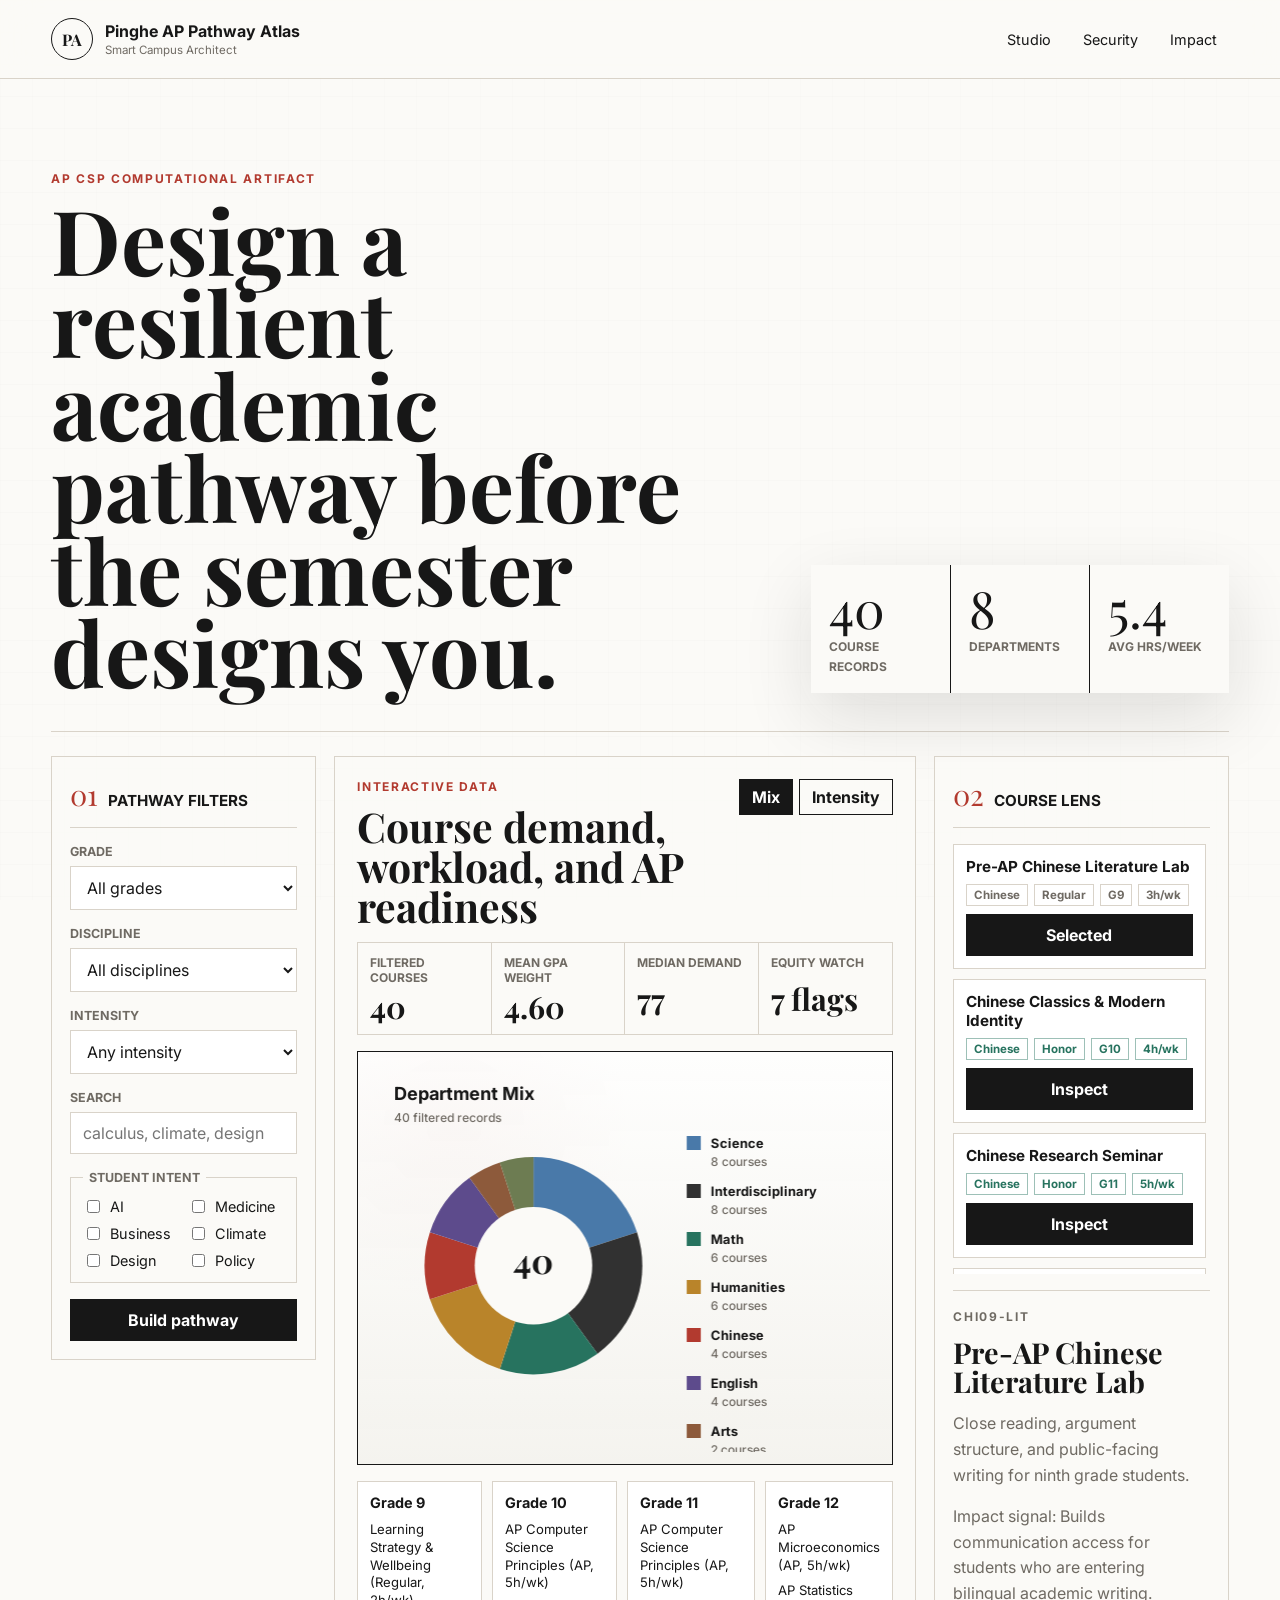
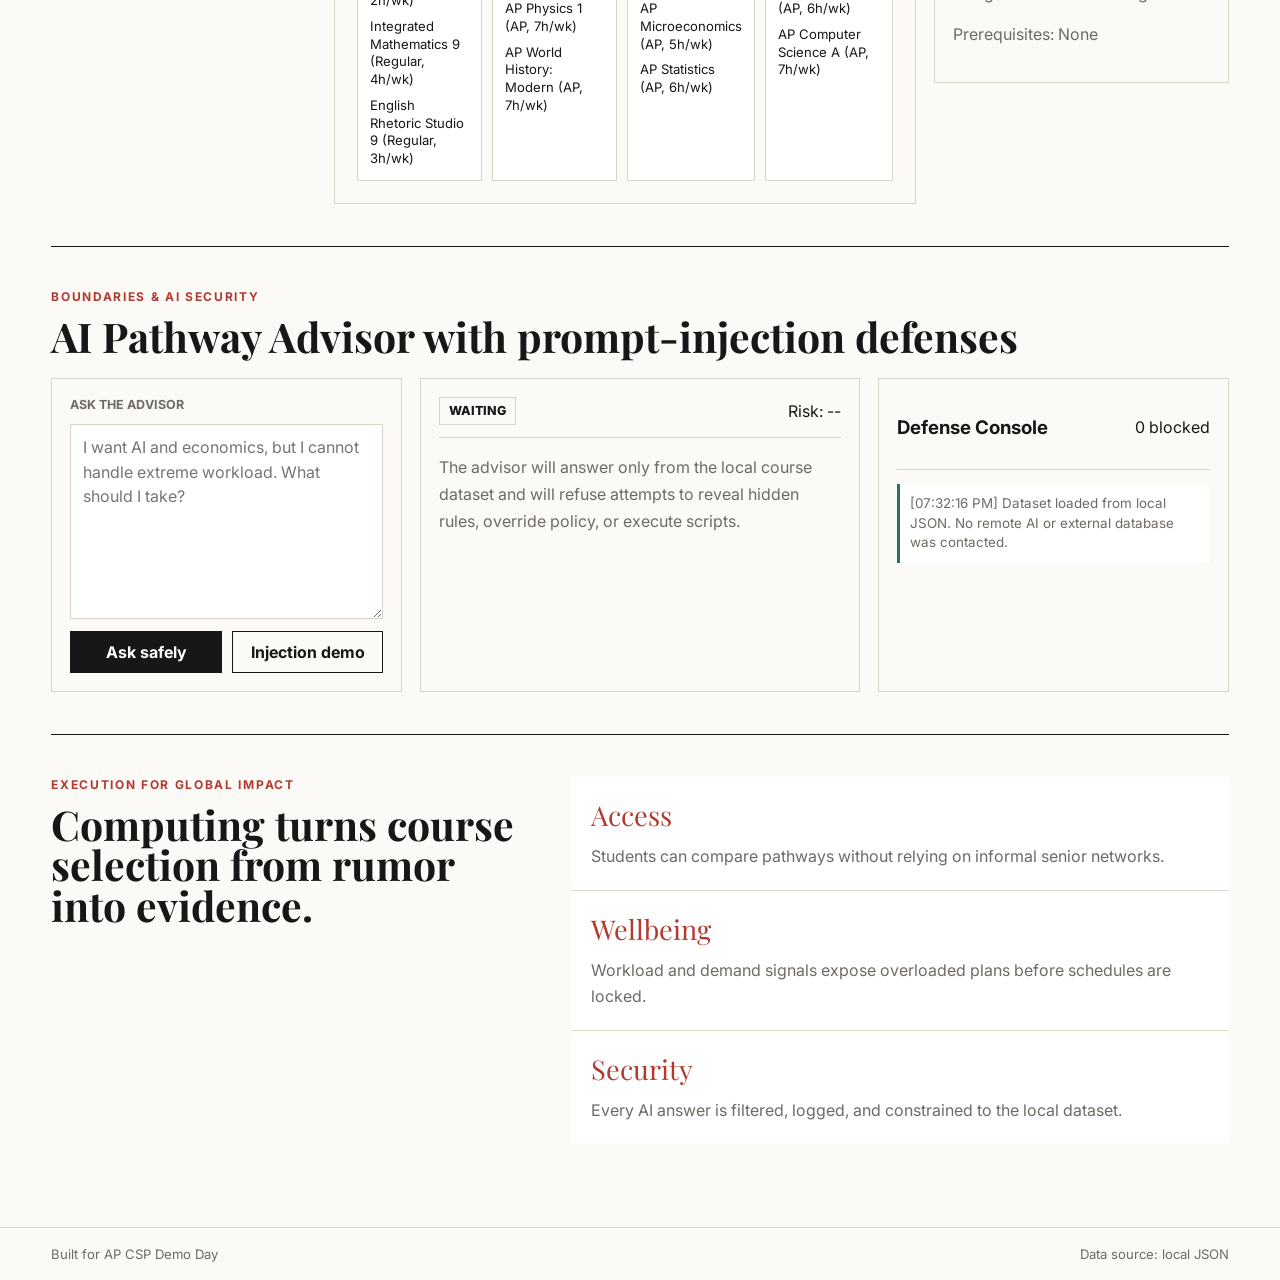
<file: index.html>
<!DOCTYPE html>
<html lang="en">
<head>
  <meta charset="UTF-8">
  <meta name="viewport" content="width=device-width, initial-scale=1.0">
  <title>Pinghe AP Pathway Atlas</title>
  <link rel="preconnect" href="https://fonts.googleapis.com">
  <link rel="preconnect" href="https://fonts.gstatic.com" crossorigin>
  <link href="https://fonts.googleapis.com/css2?family=Inter:wght@400;500;600;700&family=Noto+Sans+SC:wght@400;600;700&family=Playfair+Display:wght@600;700&display=swap" rel="stylesheet">
  <link rel="stylesheet" href="styles.css">
</head>
<body>
  <div class="grain" aria-hidden="true"></div>

  <header class="topbar">
    <a class="brand" href="#studio" aria-label="Pinghe AP Pathway Atlas home">
      <span class="brand-mark">PA</span>
      <span>
        <strong>Pinghe AP Pathway Atlas</strong>
        <small>Smart Campus Architect</small>
      </span>
    </a>
    <nav class="nav-links" aria-label="Primary">
      <a href="#studio">Studio</a>
      <a href="#security">Security</a>
      <a href="#impact">Impact</a>
    </nav>
  </header>

  <main>
    <section class="editorial-hero" id="studio">
      <div class="hero-copy">
        <p class="eyebrow">AP CSP Computational Artifact</p>
        <h1>Design a resilient academic pathway before the semester designs you.</h1>
      </div>
      <div class="hero-metrics" aria-label="Project metrics">
        <div>
          <span id="metricRecords">--</span>
          <small>course records</small>
        </div>
        <div>
          <span id="metricDepartments">--</span>
          <small>departments</small>
        </div>
        <div>
          <span id="metricAvgWorkload">--</span>
          <small>avg hrs/week</small>
        </div>
      </div>
    </section>

    <section class="workspace" aria-label="Interactive dashboard">
      <aside class="control-panel" aria-label="Pathway controls">
        <div class="panel-heading">
          <span>01</span>
          <h2>Pathway Filters</h2>
        </div>

        <label class="field">
          <span>Grade</span>
          <select id="gradeFilter">
            <option value="all">All grades</option>
            <option value="9">Grade 9</option>
            <option value="10">Grade 10</option>
            <option value="11">Grade 11</option>
            <option value="12">Grade 12</option>
          </select>
        </label>

        <label class="field">
          <span>Discipline</span>
          <select id="departmentFilter">
            <option value="all">All disciplines</option>
          </select>
        </label>

        <label class="field">
          <span>Intensity</span>
          <select id="intensityFilter">
            <option value="all">Any intensity</option>
            <option value="Low">Low</option>
            <option value="Medium">Medium</option>
            <option value="High">High</option>
            <option value="Extreme">Extreme</option>
          </select>
        </label>

        <label class="field">
          <span>Search</span>
          <input id="searchInput" type="search" placeholder="calculus, climate, design">
        </label>

        <fieldset class="interest-field">
          <legend>Student Intent</legend>
          <label><input type="checkbox" name="interest" value="ai"> AI</label>
          <label><input type="checkbox" name="interest" value="medicine"> Medicine</label>
          <label><input type="checkbox" name="interest" value="business"> Business</label>
          <label><input type="checkbox" name="interest" value="climate"> Climate</label>
          <label><input type="checkbox" name="interest" value="design"> Design</label>
          <label><input type="checkbox" name="interest" value="public-policy"> Policy</label>
        </fieldset>

        <button class="primary-action" id="buildPathwayBtn" type="button">Build pathway</button>
      </aside>

      <section class="visual-stage" aria-label="Data visualizations">
        <div class="stage-header">
          <div>
            <p class="eyebrow">Interactive Data</p>
            <h2>Course demand, workload, and AP readiness</h2>
          </div>
          <div class="view-toggle" role="group" aria-label="Chart view">
            <button class="toggle-btn is-active" data-chart="mix" type="button">Mix</button>
            <button class="toggle-btn" data-chart="intensity" type="button">Intensity</button>
          </div>
        </div>

        <div class="metric-strip">
          <div>
            <small>Filtered Courses</small>
            <strong id="filteredCount">--</strong>
          </div>
          <div>
            <small>Mean GPA Weight</small>
            <strong id="meanWeight">--</strong>
          </div>
          <div>
            <small>Median Demand</small>
            <strong id="medianDemand">--</strong>
          </div>
          <div>
            <small>Equity Watch</small>
            <strong id="equityWatch">--</strong>
          </div>
        </div>

        <div class="canvas-shell">
          <canvas id="courseChart" width="900" height="420" aria-label="Course visualization"></canvas>
        </div>

        <div class="pathway-grid" id="pathwayGrid" aria-live="polite"></div>
      </section>

      <aside class="insight-panel" aria-label="Course insights">
        <div class="panel-heading">
          <span>02</span>
          <h2>Course Lens</h2>
        </div>
        <div id="courseList" class="course-list"></div>
        <article class="detail-panel" id="courseDetail">
          <p class="eyebrow">Selected Course</p>
          <h3>Choose a course</h3>
          <p>The detail lens will summarize prerequisites, workload, impact, and career alignment.</p>
        </article>
      </aside>
    </section>

    <section class="ai-lab" id="security" aria-label="AI security module">
      <div class="ai-copy">
        <p class="eyebrow">Boundaries & AI Security</p>
        <h2>AI Pathway Advisor with prompt-injection defenses</h2>
      </div>
      <div class="advisor-grid">
        <form class="advisor-box" id="advisorForm">
          <label for="advisorInput">Ask the advisor</label>
          <textarea id="advisorInput" rows="7" placeholder="I want AI and economics, but I cannot handle extreme workload. What should I take?"></textarea>
          <div class="advisor-actions">
            <button class="primary-action" type="submit">Ask safely</button>
            <button class="secondary-action" id="attackDemoBtn" type="button">Injection demo</button>
          </div>
        </form>

        <article class="response-box" aria-live="polite">
          <div class="response-header">
            <span id="advisorVerdict" class="verdict neutral">Waiting</span>
            <span id="advisorRisk">Risk: --</span>
          </div>
          <p id="advisorResponse">The advisor will answer only from the local course dataset and will refuse attempts to reveal hidden rules, override policy, or execute scripts.</p>
        </article>

        <article class="security-console">
          <div class="console-header">
            <h3>Defense Console</h3>
            <span id="blockedCount">0 blocked</span>
          </div>
          <ul id="securityLog"></ul>
        </article>
      </div>
    </section>

    <section class="impact-strip" id="impact" aria-label="Computing impact narrative">
      <div>
        <p class="eyebrow">Execution for Global Impact</p>
        <h2>Computing turns course selection from rumor into evidence.</h2>
      </div>
      <div class="impact-columns">
        <article>
          <span>Access</span>
          <p>Students can compare pathways without relying on informal senior networks.</p>
        </article>
        <article>
          <span>Wellbeing</span>
          <p>Workload and demand signals expose overloaded plans before schedules are locked.</p>
        </article>
        <article>
          <span>Security</span>
          <p>Every AI answer is filtered, logged, and constrained to the local dataset.</p>
        </article>
      </div>
    </section>
  </main>

  <footer class="footer">
    <span>Built for AP CSP Demo Day</span>
    <span>Data source: local JSON</span>
  </footer>

  <script src="app.js" defer></script>
</body>
</html>
</file>
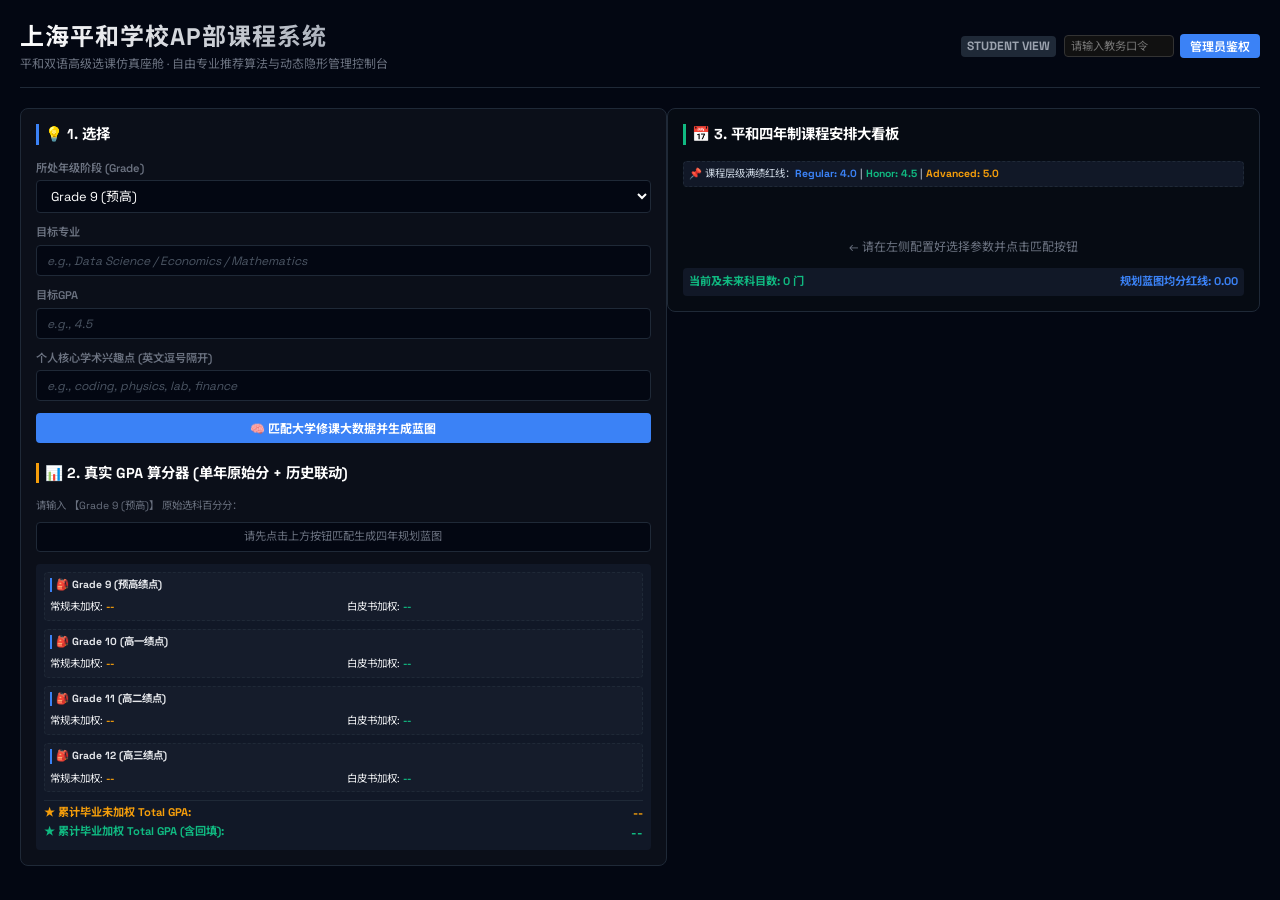
<file: 1.0.html>
<!DOCTYPE html>
<html lang="zh-CN">
<head>
    <meta charset="UTF-8">
    <meta name="viewport" content="width=device-width, initial-scale=1.0">
    <title>上海平和学校AP部课程系统 6.8 (美高4年制历史联动版)</title>
    <link href="https://fonts.googleapis.com/css2?family=Space+Grotesk:wght@400;600&family=Noto+Sans+SC:wght@400;700&display=swap" rel="stylesheet">
    <style>
        :root {
            --bg-base: #030712;      /* 深邃纯黑 */
            --bg-surface: #0b0f19;   /* 舱体冷灰 */
            --bg-card: #111827;      /* 面板灰 */
            --border: #1f2937;
            --primary: #3b82f6;      /* 极光蓝 */
            --accent: #f59e0b;       /* 琥珀金 */
            --success: #10b981;      /* 荧光绿 */
            --danger: #ef4444;       /* 警示红 */
            --text: #f3f4f6;
            --text-muted: #6b7280;
        }

        * { margin: 0; padding: 0; box-sizing: border-box; font-family: 'Space Grotesk', 'Noto Sans SC', sans-serif; }
        body { background-color: var(--bg-base); color: var(--text); padding: 20px; line-height: 1.4; }
        
        header { display: flex; justify-content: space-between; align-items: center; padding-bottom: 15px; border-bottom: 1px solid var(--border); margin-bottom: 20px; }
        .logo-box h1 { font-size: 1.5rem; font-weight: 700; background: linear-gradient(to right, #fff, #9ca3af); -webkit-background-clip: text; -webkit-text-fill-color: transparent; letter-spacing: 1px; }
        .logo-box p { font-size: 0.75rem; color: var(--text-muted); margin-top: 2px; }
        
        .auth-bar { display: flex; gap: 8px; align-items: center; font-size: 0.75rem; }
        .role-tag { padding: 2px 6px; border-radius: 4px; font-weight: bold; background: #1f2937; color: #9ca3af; }
        .role-tag.admin { background: rgba(245,158,11,0.15); color: var(--accent); border: 1px solid var(--accent); }

        /* 三栏宽网格布局 */
        .three-column-layout { display: grid; grid-template-columns: 1.2fr 1.1fr 0fr; gap: 0px; transition: all 0.3s cubic-bezier(0.4, 0, 0.2, 1); }
        .three-column-layout.admin-active { grid-template-columns: 1.2fr 1fr 1.2fr; gap: 15px; }

        .panel { background: var(--bg-surface); border: 1px solid var(--border); border-radius: 8px; padding: 15px; display: flex; flex-direction: column; gap: 12px; height: fit-content; }
        
        #adminMainPanel { display: none; opacity: 0; transition: opacity 0.3s ease; }
        .three-column-layout.admin-active #adminMainPanel { display: flex; opacity: 1; }

        .panel-title { font-size: 0.9rem; font-weight: 700; color: #fff; text-transform: uppercase; border-left: 3px solid var(--primary); padding-left: 6px; margin-bottom: 4px; }
        
        /* 表单与灰底字输入 */
        .form-item { display: flex; flex-direction: column; gap: 4px; }
        .form-item label { font-size: 0.7rem; color: var(--text-muted); font-weight: 600; }
        .form-item input, .form-item select, .form-item textarea { background: var(--bg-base); border: 1px solid var(--border); padding: 6px 10px; border-radius: 4px; color: #fff; font-size: 0.8rem; }
        .form-item input:focus, .form-item select:focus { border-color: var(--primary); outline: none; }
        
        .form-item input::placeholder { color: #4b5563; font-style: italic; font-size: 0.75rem; }

        .btn { padding: 6px 12px; border-radius: 4px; border: none; font-size: 0.75rem; font-weight: 600; cursor: pointer; transition: all 0.2s; text-align: center; }
        .btn-primary { background: var(--primary); color: #fff; }
        .btn-primary:hover { background: #2563eb; }
        .btn-accent { background: var(--accent); color: #000; }
        .btn-danger { background: rgba(239,68,68,0.1); color: var(--danger); border: 1px solid var(--danger); }
        .btn-danger:hover { background: var(--danger); color: #fff; }

        /* 课程看板 */
        .grade-section { background: var(--bg-card); border: 1px solid var(--border); border-radius: 6px; padding: 10px; margin-bottom: 10px; }
        .grade-header { font-size: 0.8rem; font-weight: 700; color: var(--primary); border-bottom: 1px solid var(--border); padding-bottom: 4px; margin-bottom: 6px; display: flex; justify-content: space-between; }
        .course-stack { display: flex; flex-direction: column; gap: 4px; }
        
        .course-node { background: var(--bg-base); border: 1px solid var(--border); padding: 6px 8px; border-radius: 4px; font-size: 0.75rem; display: flex; justify-content: space-between; align-items: center; cursor: pointer; }
        .course-node:hover { border-color: var(--primary); background: #0d1527; }
        
        .level-tag { font-size: 0.6rem; padding: 1px 4px; border-radius: 3px; font-weight: bold; margin-right: 4px; }
        .lvl-ap { background: rgba(59,130,246,0.15); color: #60a5fa; border: 1px solid var(--primary); }
        .lvl-hon { background: rgba(16,185,129,0.15); color: #34d399; border: 1px solid var(--success); }
        .lvl-reg { background: rgba(107,114,128,0.15); color: #9ca3af; border: 1px solid var(--text-muted); }

        /* 后台微型表格 */
        .table-container { max-height: 180px; overflow-y: auto; border: 1px solid var(--border); border-radius: 4px; margin-bottom: 5px; }
        table { width: 100%; border-collapse: collapse; font-size: 0.7rem; text-align: left; }
        th, td { padding: 5px; border-bottom: 1px solid var(--border); }
        th { background: var(--bg-card); color: var(--text-muted); position: sticky; top: 0; z-index: 10; }

        /* 算分面板行排版 */
        .score-row { display: grid; grid-template-columns: 1.5fr 1fr 1fr; gap: 6px; align-items: center; font-size: 0.7rem; padding: 5px 0; border-bottom: 1px solid #1f2937; }
        .score-input { width: 100%; background: #000; border: 1px solid var(--border); color: #fff; padding: 3px; text-align: center; font-size: 0.7rem; border-radius: 3px; }

        /* 历史GPA回填面板 */
        .history-gpa-box { background: rgba(59, 130, 246, 0.05); border: 1px dashed var(--primary); padding: 8px; border-radius: 6px; margin-bottom: 8px; }
        .history-grid-row { display: grid; grid-template-columns: 1.2fr 1fr 1fr; gap: 6px; margin-top: 5px; align-items: center; }
        .history-input { background: #000; border: 1px solid var(--border); color: #fff; padding: 3px 5px; font-size: 0.7rem; text-align: center; border-radius: 4px; width: 100%; }

        /* 模态弹窗 */
        .modal-mask { display: none; position: fixed; top: 0; left: 0; width: 100%; height: 100%; background: rgba(0,0,0,0.85); backdrop-filter: blur(3px); justify-content: center; align-items: center; z-index: 999; }
        .modal-box { background: var(--bg-surface); border: 1px solid #374151; padding: 20px; border-radius: 8px; max-width: 500px; width: 90%; }
        .alternative-list { display: flex; flex-direction: column; gap: 6px; max-height: 200px; overflow-y: auto; margin-top: 10px; }
        .alt-item { background: var(--bg-card); border: 1px solid var(--border); padding: 8px; border-radius: 4px; display: flex; justify-content: space-between; align-items: center; font-size: 0.75rem; }

        /* 教务筛选控制条 */
        .filter-bar-container { background: var(--bg-card); border: 1px solid var(--primary); padding: 8px; border-radius: 6px; display: flex; flex-direction: column; gap: 6px; margin-bottom: 5px; }
        .filter-grid { display: grid; grid-template-columns: 1fr 1fr; gap: 4px; }
        .filter-input-cell { background: var(--bg-base); border: 1px solid var(--border); color: #fff; font-size: 0.65rem; padding: 3px 6px; border-radius: 4px; width: 100%; }

        /* 分年级 GPA 看板微章样式 */
        .gpa-badge-row { display: grid; grid-template-columns: 1fr 1fr; gap: 8px; background: rgba(255,255,255,0.02); padding: 5px; border-radius: 4px; font-size: 0.65rem; border: 1px dashed #1f2937; margin-bottom: 3px; }
        .badge-year-title { grid-column: span 2; font-weight: bold; border-left: 2px solid var(--primary); padding-left: 4px; color: #e5e7eb; }
    </style>
</head>
<body>

<header>
    <div class="logo-box">
        <h1>上海平和学校AP部课程系统</h1>
        <p>平和双语高级选课仿真座舱 · 自由专业推荐算法与动态隐形管理控制台</p>
    </div>
    <div class="auth-bar" id="authZone">
        <span class="role-tag" id="roleBadge">STUDENT VIEW</span>
        <div id="loginFormElements" style="display: inline-flex; gap:6px; align-items:center;">
            <input type="password" id="admPwd" placeholder="请输入教务口令" style="width:110px; background:#111; border:1px solid #333; color:#fff; padding:3px 6px; font-size:0.7rem; border-radius:4px;">
            <button class="btn btn-primary" style="padding:3px 10px;" onclick="tryAdminLogin()">管理员鉴权</button>
        </div>
        <div id="logoutFormElements" style="display: none; gap:6px; align-items:center;">
            <button class="btn btn-accent" style="padding:3px 8px; font-size:0.7rem;" onclick="openPasswordModal()">🔐 修改密码</button>
            <button class="btn btn-danger" style="padding:3px 8px; font-size:0.7rem;" onclick="adminLogout()">登出后台</button>
        </div>
    </div>
</header>

<div class="three-column-layout" id="mainLayoutGrid">
    
    <div class="panel">
        <div class="panel-title">💡 1. 选择</div>
        <div class="form-item">
            <label>所处年级阶段 (Grade)</label>
            <select id="studentGrade" onchange="handleGradeChangeRefresh()">
                <option value="9">Grade 9 (预高)</option>
                <option value="10">Grade 10 (高一)</option>
                <option value="11">Grade 11 (高二)</option>
                <option value="12">Grade 12 (高三)</option>
            </select>
        </div>
        
        <div class="form-item">
            <label>目标专业</label>
            <input type="text" id="targetMajor" value="" placeholder="e.g., Data Science / Economics / Mathematics">
        </div>
        <div class="form-item">
            <label>目标GPA</label>
            <input type="number" id="gpaGoal" step="0.1" min="3.0" max="5.0" value="" placeholder="e.g., 4.5">
        </div>
        
        <div class="form-item">
            <label>个人核心学术兴趣点 (英文逗号隔开)</label>
            <input type="text" id="userKeywords" placeholder="e.g., coding, physics, lab, finance">
        </div>
        <button class="btn btn-primary" style="width: 100%; font-weight:bold;" onclick="triggerAiEngine()">🧠 匹配大学修课大数据并生成蓝图</button>

        <div class="panel-title" style="margin-top: 8px; border-left-color: var(--accent);">📊 2. 真实 GPA 算分器 (单年原始分 + 历史联动)</div>
        
        <div id="historyGpaPanel" class="history-gpa-box" style="display: none;">
            <div style="font-size: 0.7rem; font-weight: bold; color: var(--accent);">⏳ 选填：往届学年历史已获 GPA 回填箱</div>
            <div id="historyInputsContainer"></div>
        </div>

        <p style="font-size:0.65rem; color:var(--text-muted); margin-bottom:-4px;" id="scoreSectionTitle">请输入当前年级原始百分分：</p>
        
        <div id="realScoreContainer" style="max-height: 160px; overflow-y:auto; background:var(--bg-base); padding:6px; border-radius:4px; border:1px solid var(--border);">
            <p style="font-size:0.7rem; color:var(--text-muted); text-align:center;">请先点击上方按钮匹配生成四年规划蓝图</p>
        </div>
        
        <div style="background:var(--bg-card); padding:8px; border-radius:4px; display:flex; flex-direction:column; gap:5px;">
            
            <div class="gpa-badge-row">
                <div class="badge-year-title">🎒 Grade 9 (预高绩点)</div>
                <div>常规未加权: <span id="g9Unweighted" style="color:var(--accent); font-weight:bold;">--</span></div>
                <div>白皮书加权: <span id="g9Weighted" style="color:var(--success); font-weight:bold;">--</span></div>
            </div>

            <div class="gpa-badge-row">
                <div class="badge-year-title">🎒 Grade 10 (高一绩点)</div>
                <div>常规未加权: <span id="g10Unweighted" style="color:var(--accent); font-weight:bold;">--</span></div>
                <div>白皮书加权: <span id="g10Weighted" style="color:var(--success); font-weight:bold;">--</span></div>
            </div>

            <div class="gpa-badge-row">
                <div class="badge-year-title">🎒 Grade 11 (高二绩点)</div>
                <div>常规未加权: <span id="g11Unweighted" style="color:var(--accent); font-weight:bold;">--</span></div>
                <div>白皮书加权: <span id="g11Weighted" style="color:var(--success); font-weight:bold;">--</span></div>
            </div>

            <div class="gpa-badge-row">
                <div class="badge-year-title">🎒 Grade 12 (高三绩点)</div>
                <div>常规未加权: <span id="g12Unweighted" style="color:var(--accent); font-weight:bold;">--</span></div>
                <div>白皮书加权: <span id="g12Weighted" style="color:var(--success); font-weight:bold;">--</span></div>
            </div>

            <div style="border-top: 1px solid var(--border); padding-top:4px; display:flex; flex-direction:column; gap:2px; font-size:0.7rem; font-weight:bold;">
                <div style="display:flex; justify-content:space-between; color: var(--accent);">
                    <span>★ 累计毕业未加权 Total GPA:</span>
                    <span id="outUnweightedTotal" style="font-size:0.75rem;">--</span>
                </div>
                <div style="display:flex; justify-content:space-between; color: var(--success);">
                    <span>★ 累计毕业加权 Total GPA (含回填):</span>
                    <span id="outWeightedTotal" style="font-size:0.8rem;">--</span>
                </div>
            </div>
        </div>
    </div>

    <div class="panel" style="background: #060b13;">
        <div class="panel-title" style="border-left-color: var(--success);">📅 3. 平和四年制课程安排大看板</div>
        <div style="background:var(--bg-card); padding:5px; border-radius:4px; font-size:0.65rem; color:#cbd5e1; border:1px dashed var(--border); line-height: 1.4;">
            📌 课程层级满绩红线：<span style="color:var(--primary); font-weight:bold;">Regular: 4.0</span> | <span style="color:var(--success); font-weight:bold;">Honor: 4.5</span> | <span style="color:var(--accent); font-weight:bold;">Advanced: 5.0</span>
        </div>
        
        <div id="blueprintDashboard" style="flex:1; display:flex; flex-direction:column; gap:8px;">
            <p style="font-size:0.75rem; color:var(--text-muted); text-align:center; margin-top:40px;">← 请在左侧配置好选择参数并点击匹配按钮</p>
        </div>
        
        <div style="background:var(--bg-card); padding:6px; border-radius:4px; display:flex; justify-content:space-between; font-size:0.7rem; font-weight:bold;">
            <span style="color:var(--success);">当前及未来科目数: <span id="creditIndicator">0</span> 门</span>
            <span style="color:var(--primary);">规划蓝图均分红线: <span id="avgWeightIndicator">0.00</span></span>
        </div>
    </div>

    <div class="panel" id="adminMainPanel">
        <div class="panel-title" style="border-left-color: var(--accent);">🛠️ 4. 平和教务处核心控制台</div>
        
        <div style="background:rgba(245,158,11,0.05); padding:6px; border-radius:6px; border:1px solid rgba(245,158,11,0.3);">
            <div style="font-size:0.75rem; font-weight:bold; color:var(--accent); margin-bottom:4px;">⚙️ 动态重塑：百分比分值矩阵划分</div>
            <div class="table-container" style="max-height: 90px; margin-bottom: 3px;">
                <table>
                    <thead><tr><th>等级</th><th>最低红线分数</th><th>基准绩点</th></tr></thead>
                    <tbody id="gpaMatrixAdminBody"></tbody>
                </table>
            </div>
            <button class="btn btn-accent" style="width:100%; font-size:0.65rem; padding:2px;" onclick="saveGpaMatrixSettings()">💾 保存并应用新 GPA 映射算法</button>
        </div>

        <div style="background:var(--bg-card); padding:5px; border-radius:6px; border:1px solid var(--border); display:flex; flex-direction:column; gap:4px;">
            <div style="font-size:0.75rem; font-weight:bold; color:#fff;" id="adminFormTitle">📢 投放/修改平和科目教学大纲</div>
            <div style="display:grid; grid-template-columns: 1fr 1fr; gap:4px;">
                <input type="text" id="cId" placeholder="课程代码" style="font-size:0.7rem; padding:3px;">
                <input type="text" id="cName" placeholder="标准课程名称" style="font-size:0.7rem; padding:3px;">
            </div>
            <div style="display:grid; grid-template-columns: 1fr 1fr 1fr; gap:4px;">
                <select id="cDept" style="font-size:0.7rem; padding:3px;">
                    <option value="Chinese">语文组</option><option value="English">英语组</option>
                    <option value="Math">数学组</option><option value="Physics">物理组</option>
                    <option value="Chemistry">化学组</option><option value="Biology">生物组</option>
                    <option value="Humanities">人文组</option><option value="Elective_One">选修一</option>
                    <option value="Elective_Two">选修二</option>
                </select>
                <select id="cType" onchange="syncWeightBonus()" style="font-size:0.7rem; padding:3px;">
                    <option value="Advance">AP级</option><option value="Honor">荣誉级</option><option value="Regular">基础级</option>
                </select>
                <input type="number" id="cWeight" step="0.1" value="5.0" style="font-size:0.7rem; padding:3px;">
            </div>
            <div style="display:grid; grid-template-columns: 1fr 1fr; gap:4px;">
                <input type="text" id="cGrades" value="9,10,11,12" style="font-size:0.7rem; padding:3px;">
                <input type="text" id="cPrereq" placeholder="前置依赖(选填)" style="font-size:0.7rem; padding:3px;">
            </div>
            <textarea id="cDesc" rows="1" placeholder="教学大纲核心描述..." style="font-size:0.7rem; padding:3px;"></textarea>
            <div style="display:flex; gap:4px;">
                <button class="btn btn-primary" style="flex:1; padding:3px;" onclick="submitCourseToDatabase()">🚀 发布/覆盖更新</button>
                <button class="btn btn-danger" id="btnCancelEdit" style="display:none; padding:3px;" onclick="cancelAdminEditState()">取消</button>
            </div>
        </div>

        <div class="filter-bar-container">
            <div style="font-size:0.75rem; font-weight:bold; color:var(--success); display:flex; justify-content:space-between; align-items:center;">
                <span>🔍 课程搜索</span>
                <span style="font-size:0.6rem; color:var(--text-muted);" id="filterCountIndicator">匹配中...</span>
            </div>
            <div class="filter-grid">
                <select id="filterDept" class="filter-input-cell" onchange="refreshAdminViewTable()">
                    <option value="ALL">-- 全部教研组 --</option>
                    <option value="Chinese">语文组</option><option value="English">英语组</option>
                    <option value="Math">数学组</option><option value="Physics">物理组</option>
                    <option value="Chemistry">化学组</option><option value="Biology">生物组</option>
                    <option value="Humanities">人文组</option><option value="Elective_One">选修一</option>
                    <option value="Elective_Two">选修二</option>
                </select>
                <select id="filterGrade" class="filter-input-cell" onchange="refreshAdminViewTable()">
                    <option value="ALL">-- 全部年级 --</option>
                    <option value="9">Grade 9 (预高)</option>
                    <option value="10">Grade 10 (高一)</option>
                    <option value="11">Grade 11 (高二)</option>
                    <option value="12">Grade 12 (高三)</option>
                </select>
            </div>
            <div class="filter-grid">
                <input type="text" id="filterId" class="filter-input-cell" placeholder="模糊搜索代码 (如: MATH)..." oninput="refreshAdminViewTable()">
                <input type="text" id="filterName" class="filter-input-cell" placeholder="模糊搜索名称 (如: Calculus)..." oninput="refreshAdminViewTable()">
            </div>
        </div>

        <div style="font-size:0.75rem; font-weight:bold; margin-top:2px;">📊 筛选大纲数据库结果：</div>
        <div class="table-container" style="max-height: 120px;">
            <table id="adminTable">
                <thead><tr><th>代码ID</th><th>课程名称</th><th>年级</th><th>操作</th></tr></thead>
                <tbody></tbody>
            </table>
        </div>
        <button class="btn btn-danger" style="width:100%; font-size:0.65rem; padding:3px;" onclick="resetToOfficialDatabase()">恢复平和白皮书出厂设置</button>
    </div>

</div>

<div class="modal-mask" id="exchangeModal">
    <div class="modal-box">
        <h3 id="modalTitle" style="color:var(--primary); font-size:0.95rem;">课程详情与级别调整中心</h3>
        <div style="background:var(--bg-base); padding:10px; border-radius:4px; font-size:0.75rem; margin:10px 0; color:#cbd5e1; border:1px solid var(--border);" id="modalBodyText"></div>
        <div style="font-size:0.75rem; font-weight:bold; color:var(--accent); margin-bottom:6px;">🔄 分班考/真实选择调整：</div>
        <div class="alternative-list" id="modalAlternatives"></div>
        <div style="display:flex; justify-content:flex-end; margin-top:12px;">
            <button class="btn btn-danger" onclick="closeModal()">关闭返回控制舱</button>
        </div>
    </div>
</div>

<div class="modal-mask" id="passwordModal">
    <div class="modal-box" style="max-width: 350px;">
        <h3 style="color:var(--accent); font-size:0.95rem; margin-bottom:12px;">🔐 修改教务控制密钥</h3>
        <div style="display:flex; flex-direction:column; gap:10px;">
            <div class="form-item"><label>原密码</label><input type="password" id="pwdOld"></div>
            <div class="form-item"><label>新密码</label><input type="password" id="pwdNew1"></div>
            <div class="form-item"><label>确认新密码</label><input type="password" id="pwdNew2"></div>
        </div>
        <div style="display:flex; justify-content:flex-end; gap:8px; margin-top:15px;">
            <button class="btn btn-primary" onclick="executePasswordChange()">确认更新</button>
            <button class="btn btn-danger" onclick="closePasswordModal()">取消</button>
        </div>
    </div>
</div>

<script>
// =====================================================================
// DATA & CORES
// =====================================================================
const DEFAULT_GPA_MATRIX = [
    { grade: "A",  minScore: 93, unweightedGpa: 4.0 },
    { grade: "A-", minScore: 89, unweightedGpa: 3.7 },
    { grade: "B+", minScore: 85, unweightedGpa: 3.3 },
    { grade: "B",  minScore: 81, unweightedGpa: 3.0 },
    { grade: "B-", minScore: 78, unweightedGpa: 2.7 },
    { grade: "C+", minScore: 75, unweightedGpa: 2.3 },
    { grade: "C",  minScore: 71, unweightedGpa: 2.0 },
    { grade: "C-", minScore: 68, unweightedGpa: 1.7 },
    { grade: "D+", minScore: 65, unweightedGpa: 1.3 },
    { grade: "D",  minScore: 60, unweightedGpa: 1.0 },
    { grade: "F",  minScore: 0,  unweightedGpa: 0.0 }
];

const METADATA_BASE = [
    {id: "CHI09", name: "Pre-AP Chinese Literature 9", dept: "Chinese", type: "Regular", weight: 4.0, credit: 1.0, grades: [9], prereqs: [], desc: "Introductory essay writing and analysis."},
    {id: "ENG09", name: "English Foundation 9", dept: "English", type: "Regular", weight: 4.0, credit: 1.0, grades: [9], prereqs: [], desc: "Core grammar, vocabulary building and reading."},
    {id: "MATH09", name: "Integrated Math 9", dept: "Math", type: "Regular", weight: 4.0, credit: 1.0, grades: [9], prereqs: [], desc: "Algebra fundamentals and introductory geometry."},
    {id: "PHYS09", name: "Introductory Physics 9", dept: "Physics", type: "Regular", weight: 4.0, credit: 1.0, grades: [9], prereqs: [], desc: "Conceptual physics and basic lab guidelines."},
    {id: "CHEM09", name: "Introductory Chemistry 9", dept: "Chemistry", type: "Regular", weight: 4.0, credit: 1.0, grades: [9], prereqs: [], desc: "Basic elements and elemental bonding layout."},
    {id: "BIO09", name: "Introductory Biology 9", dept: "Biology", type: "Regular", weight: 4.0, credit: 1.0, grades: [9], prereqs: [], desc: "Introduction to life sciences and ecology."},
    {id: "HIST09", name: "Global Studies 9", dept: "Humanities", type: "Regular", weight: 4.0, credit: 1.0, grades: [9], prereqs: [], desc: "Foundational regional and world geography overview."},
    {id: "ELC09_CS", name: "Intro to Coding 9", dept: "Elective_One", type: "Regular", weight: 4.0, credit: 1.0, grades: [9], prereqs: [], desc: "Scratch and introductory logic structures."},
    {id: "ELC09_EC", name: "Business Basics 9", dept: "Elective_Two", type: "Regular", weight: 4.0, credit: 1.0, grades: [9], prereqs: [], desc: "Basic economic systems and enterprise definitions."},

    {id: "CHI10", name: "Chinese Literature 10", dept: "Chinese", type: "Honor", weight: 4.5, credit: 1.0, grades: [10], prereqs: [], desc: "Focuses on classical Chinese ancient sense."},
    {id: "CHI11", name: "Chinese Literature 11", dept: "Chinese", type: "Honor", weight: 4.5, credit: 1.0, grades: [11], prereqs: ["CHI10"], desc: "Axial Age philosophy readings."},
    {id: "CHI12", name: "Chinese Literature 12", dept: "Chinese", type: "Honor", weight: 4.5, credit: 1.0, grades: [12], prereqs: ["CHI11"], desc: "Advanced textual dissertation analysis."},
    {id: "ENG_HON10", name: "Pre-AP English Language (Honor)", dept: "English", type: "Honor", weight: 4.5, credit: 1.0, grades: [10], prereqs: [], desc: "Intensive training on rhetorical analysis."},
    {id: "ENG_AP11", name: "AP English Language & Composition", dept: "English", type: "Advance", weight: 5.0, credit: 1.0, grades: [11], prereqs: [], desc: "Focuses on identification of rhetorical strategies."},
    {id: "ENG_AP12", name: "AP English Literature & Composition", dept: "English", type: "Advance", weight: 5.0, credit: 1.0, grades: [12], prereqs: [], desc: "College-level intensive studies of fiction."},
    {id: "MATH_HON10", name: "Pre-AP Precalculus (Honor)", dept: "Math", type: "Honor", weight: 4.5, credit: 1.0, grades: [10], prereqs: [], desc: "Rigorous framework of mathematical reasoning."},
    {id: "MATH_AP_BC", name: "AP Calculus BC", dept: "Math", type: "Advance", weight: 5.0, credit: 1.0, grades: [11], prereqs: [], desc: "Limits, derivatives, improper integrals, Taylor series."},
    {id: "MATH_POST_LA", name: "Post-AP Linear Algebra", dept: "Math", type: "Advance", weight: 5.0, credit: 1.0, grades: [12], prereqs: ["MATH_AP_BC"], desc: "Vector spaces, transformations, matrix algebra."},
    {id: "PHYS_AP1", name: "AP Physics 1 (Algebra-Based)", dept: "Physics", type: "Advance", weight: 5.0, credit: 1.0, grades: [10, 11], prereqs: [], desc: "Explore fields, force interactions, angular momentum."},
    {id: "PHYS_AP_C", name: "AP Physics C: Mechanics", dept: "Physics", type: "Advance", weight: 5.0, credit: 1.0, grades: [11, 12], prereqs: [], desc: "Calculus-based mechanics parsing."},
    {id: "CHEM_HON10", name: "Pre-AP Chemistry (Honor)", dept: "Chemistry", type: "Honor", weight: 4.5, credit: 1.0, grades: [10, 11], prereqs: [], desc: "Particulate-level understanding of matter."},
    {id: "CHEM_AP11", name: "AP Chemistry", dept: "Chemistry", type: "Advance", weight: 5.0, credit: 1.0, grades: [11, 12], prereqs: [], desc: "Intermolecular forces, kinetics, chemical equilibrium."},
    {id: "BIO_AP12", name: "AP Biology", dept: "Biology", type: "Advance", weight: 5.0, credit: 1.0, grades: [11, 12], prereqs: ["CHEM_HON10"], desc: "Cellular energetics, evolution metrics."},
    {id: "HIST_AP_WORLD", name: "AP World History: Modern", dept: "Humanities", type: "Advance", weight: 5.0, credit: 1.0, grades: [10, 11], prereqs: [], desc: "Advanced database synthesis of global history tracks."},
    {id: "HIST_AP_US", name: "AP United States History", dept: "Humanities", type: "Advance", weight: 5.0, credit: 1.0, grades: [11, 12], prereqs: [], desc: "Data-based questions tracking US History."},
    {id: "SUB_AP_CSP", name: "AP Computer Science Principles", dept: "Elective_One", type: "Advance", weight: 5.0, credit: 1.0, grades: [10, 11], prereqs: [], desc: "Algorithmic logic and python coding abstractions."},
    {id: "SUB_AP_CSA", name: "AP Computer Science A", dept: "Elective_One", type: "Advance", weight: 5.0, credit: 1.0, grades: [11, 12], prereqs: [], desc: "Object-oriented programming logic in Java."},
    {id: "SUB_AP_MICRO", name: "AP Microeconomics", dept: "Elective_Two", type: "Advance", weight: 5.0, credit: 1.0, grades: [10, 11], prereqs: [], desc: "Consumer behaviors, marginal efficiencies."},
    {id: "SUB_AP_MACRO", name: "AP Macroeconomics", dept: "Elective_Two", type: "Advance", weight: 5.0, credit: 1.0, grades: [11, 12], prereqs: [], desc: "National aggregate outputs, monetary curves."}
];

let globalDatabase = JSON.parse(localStorage.getItem('PH_COCKPIT_DB')) || METADATA_BASE;
let gpaMatrix = JSON.parse(localStorage.getItem('PH_GPA_MATRIX')) || DEFAULT_GPA_MATRIX;

let activePlan = { 9: [], 10: [], 11: [], 12: [] };
let activeProfile = { grade: 9, major: "undecided", targetGpa: 4.0, interests: "" };
let targetedModalGrade = 10;
let targetedModalDept = "";

// 存储手动填写的历史学年整体GPA结果
let historicalGpaInputData = {
    9:  { unweighted: null, weighted: null },
    10: { unweighted: null, weighted: null },
    11: { unweighted: null, weighted: null }
};

window.onload = function() {
    if(!localStorage.getItem('PH_ADMIN_PASSWORD')) {
        localStorage.setItem('PH_ADMIN_PASSWORD', '1234');
    }
    refreshAdminViewTable();
    renderGpaMatrixAdminTable();
    handleGradeChangeRefresh();
};

// =====================================================================
// AUTHENTICATION
// =====================================================================
function tryAdminLogin() {
    let inputPwd = document.getElementById('admPwd').value.trim();
    if(inputPwd === localStorage.getItem('PH_ADMIN_PASSWORD')) {
        document.getElementById('roleBadge').innerText = "ADMIN CONTROLLER";
        document.getElementById('roleBadge').className = "role-tag admin";
        document.getElementById('loginFormElements').style.display = "none";
        document.getElementById('logoutFormElements').style.display = "inline-flex";
        document.getElementById('mainLayoutGrid').className = "three-column-layout admin-active";
        document.getElementById('admPwd').value = "";
        refreshAdminViewTable();
        alert("🔓 鉴权成功！大纲控制及筛选模块开放。");
    } else {
        alert("❌ 口令错误，拦截访问。");
    }
}

function adminLogout() {
    document.getElementById('roleBadge').innerText = "STUDENT VIEW";
    document.getElementById('roleBadge').className = "role-tag";
    document.getElementById('loginFormElements').style.display = "inline-flex";
    document.getElementById('logoutFormElements').style.display = "none";
    document.getElementById('mainLayoutGrid').className = "three-column-layout";
    cancelAdminEditState();
}

function renderGpaMatrixAdminTable() {
    let tbody = document.getElementById('gpaMatrixAdminBody');
    tbody.innerHTML = "";
    gpaMatrix.forEach((row, index) => {
        let tr = document.createElement('tr');
        let inputHtml = row.grade === "F" ? `<span style="color:var(--text-muted); font-size:0.65rem;">0分固定</span>` :
            `<input type="number" class="matrix-score-input" data-index="${index}" value="${row.minScore}" min="0" max="100" style="width:45px; background:#000; border:1px solid #333; color:var(--accent); text-align:center; font-size:0.65rem; border-radius:3px;">`;
        tr.innerHTML = `<td><b>${row.grade}</b></td><td>${inputHtml}</td><td>${row.unweightedGpa.toFixed(1)}</td>`;
        tbody.appendChild(tr);
    });
}

function saveGpaMatrixSettings() {
    let inputs = document.querySelectorAll('.matrix-score-input');
    let tempMatrix = JSON.parse(JSON.stringify(gpaMatrix));
    inputs.forEach(input => {
        let idx = parseInt(input.getAttribute('data-index'));
        let val = parseInt(input.value);
        if(!isNaN(val) && val >= 0 && val <= 100) tempMatrix[idx].minScore = val;
    });
    for(let i = 0; i < tempMatrix.length - 1; i++) {
        if(tempMatrix[i].minScore <= tempMatrix[i+1].minScore) {
            alert(`❌ 更改失败：【${tempMatrix[i].grade}】红线分必须高于下一档【${tempMatrix[i+1].grade}】！`);
            return;
        }
    }
    gpaMatrix = tempMatrix;
    localStorage.setItem('PH_GPA_MATRIX', JSON.stringify(gpaMatrix));
    alert("💾 GPA 映射矩阵全局热更新成功！");
    runGpaCalcEngine();
}

// =====================================================================
// FILTER ENGINE
// =====================================================================
function refreshAdminViewTable() {
    let tbody = document.querySelector('#adminTable tbody');
    tbody.innerHTML = "";
    let selDept = document.getElementById('filterDept').value;
    let selGrade = document.getElementById('filterGrade').value;
    let keywordId = document.getElementById('filterId').value.trim().toUpperCase();
    let keywordName = document.getElementById('filterName').value.trim().toLowerCase();

    let filteredList = globalDatabase.filter(c => {
        if (selDept !== "ALL" && c.dept !== selDept) return false;
        if (selGrade !== "ALL" && !c.grades.includes(parseInt(selGrade))) return false;
        if (keywordId && !c.id.toUpperCase().includes(keywordId)) return false;
        if (keywordName && !c.name.toLowerCase().includes(keywordName)) return false;
        return true;
    });

    document.getElementById('filterCountIndicator').innerText = `共匹配到 ${filteredList.length} 门课程`;
    if(filteredList.length === 0) {
        tbody.innerHTML = `<tr><td colspan="4" style="color:var(--text-muted); text-align:center; font-style:italic; font-size:0.65rem; padding:10px;">⚠️ 未找到匹配的教学大纲...</td></tr>`;
        return;
    }

    filteredList.forEach(c => {
        let tr = document.createElement('tr');
        tr.innerHTML = `
            <td><b>${c.id}</b></td>
            <td style="max-width:110px; overflow:hidden; text-overflow:ellipsis; white-space:nowrap;">${c.name}</td>
            <td><span style="color:var(--success); font-weight:bold;">G${c.grades.join('/')}</span></td>
            <td>
                <button class="btn btn-primary" style="padding:1px 5px; font-size:0.6rem;" onclick="initEditCourseBackfill('${c.id}')">编</button>
            </td>
        `;
        tbody.appendChild(tr);
    });
}

// =====================================================================
// 历史回填响应与生成引擎
// =====================================================================
function handleGradeChangeRefresh() {
    let currentGrade = parseInt(document.getElementById('studentGrade').value);
    activeProfile.grade = currentGrade;
    
    let historyBox = document.getElementById('historyGpaPanel');
    let container = document.getElementById('historyInputsContainer');
    let titleSpan = document.getElementById('scoreSectionTitle');
    
    let labelYear = currentGrade===9?"预高":(currentGrade===10?"高一":(currentGrade===11?"高二":"高三"));
    titleSpan.innerText = `请输入 【Grade ${currentGrade} (${labelYear})】 原始选科百分分：`;

    container.innerHTML = "";
    
    // 只有选择 G10, G11, G12 时，才需要渲染之前学年的整体GPA历史回填框
    if(currentGrade > 9) {
        historyBox.style.display = "block";
        for(let y = 9; y < currentGrade; y++) {
            let labelPast = y===9?"预高":(y===10?"高一":"高二");
            let div = document.createElement('div');
            div.className = "history-grid-row";
            div.innerHTML = `
                <span style="font-size:0.7rem; color:#fff;"><b>G${y} (${labelPast})</b> 整体：</span>
                <input type="number" class="history-input hist-unweight" data-year="${y}" step="0.01" min="0" max="4.0" placeholder="未加权 (如3.8)" oninput="cacheHistoryGpaInputs()">
                <input type="number" class="history-input hist-weight" data-year="${y}" step="0.01" min="0" max="5.0" placeholder="加权 (如4.3)" oninput="cacheHistoryGpaInputs()">
            `;
            container.appendChild(div);
        }
    } else {
        historyBox.style.display = "none";
    }

    // 重置对应面板输出
    for(let y=9; y<=12; y++) {
        document.getElementById(`g${y}Unweighted`).innerText = "--";
        document.getElementById(`g${y}Weighted`).innerText = "--";
    }
    document.getElementById('outUnweightedTotal').innerText = "--";
    document.getElementById('outWeightedTotal').innerText = "--";

    if(activePlan[currentGrade] && activePlan[currentGrade].length > 0) {
        renderScoreInputsGrid();
    }
}

function cacheHistoryGpaInputs() {
    let unweightFields = document.querySelectorAll('.hist-unweight');
    let weightFields = document.querySelectorAll('.hist-weight');

    // 清空缓存
    for(let y in historicalGpaInputData) {
        historicalGpaInputData[y].unweighted = null;
        historicalGpaInputData[y].weighted = null;
    }

    unweightFields.forEach(f => {
        let y = parseInt(f.getAttribute('data-year'));
        let val = parseFloat(f.value);
        if(!isNaN(val)) historicalGpaInputData[y].unweighted = val;
    });

    weightFields.forEach(f => {
        let y = parseInt(f.getAttribute('data-year'));
        let val = parseFloat(f.value);
        if(!isNaN(val)) historicalGpaInputData[y].weighted = val;
    });

    // 重新触发总计算联动
    runGpaCalcEngine();
}

// =====================================================================
// AI RECOMMEND ENGINE
// =====================================================================
function syncWeightBonus() {
    let t = document.getElementById('cType').value;
    document.getElementById('cWeight').value = t==='Advance' ? '5.0' : (t==='Honor' ? '4.5' : '4.0');
}

function triggerAiEngine() {
    let inputKeywords = document.getElementById('userKeywords').value.trim();
    let parsedGpaGoal = parseFloat(document.getElementById('gpaGoal').value) || 4.0;
    let parsedMajor = document.getElementById('targetMajor').value.trim().toLowerCase() || "undecided";

    activeProfile.major = parsedMajor;
    activeProfile.targetGpa = parsedGpaGoal;
    activeProfile.interests = inputKeywords ? inputKeywords.toLowerCase() : "";

    activePlan = { 9: [], 10: [], 11: [], 12: [] };
    let baseTracks = ["Chinese", "English", "Math", "Physics", "Chemistry", "Biology", "Humanities"];

    for (let g = 9; g <= 12; g++) {
        baseTracks.forEach(dept => {
            let options = globalDatabase.filter(c => c.dept === dept && c.grades.includes(g));
            if(options.length === 0) return;
            activePlan[g].push(getBestMatchCourse(options, dept));
        });

        if (g === 9 || g === 10) {
            let allElectives = globalDatabase.filter(c => ["Elective_One", "Elective_Two"].includes(c.dept) && c.grades.includes(g));
            if (allElectives.length > 0) activePlan[g].push(getBestMatchCourse(allElectives, "Electives"));
        } else {
            ["Elective_One", "Elective_Two"].forEach(dept => {
                let options = globalDatabase.filter(c => c.dept === dept && c.grades.includes(g));
                if(options.length === 0) return;
                activePlan[g].push(getBestMatchCourse(options, dept));
            });
        }
    }
    renderCockpitDashboard();
    renderScoreInputsGrid();
}

function getBestMatchCourse(options, dept) {
    let evaluated = options.map(c => {
        let fitness = 0;
        let fullTxt = (c.name + " " + c.desc).toLowerCase();
        if(activeProfile.major.includes("data") || activeProfile.major.includes("comput") || activeProfile.major.includes("ai")) {
            if(["Math", "Elective_One"].includes(c.dept)) fitness += 8;
        }
        if(activeProfile.major.includes("eng") || activeProfile.major.includes("physic")) {
            if(["Physics", "Math"].includes(c.dept)) fitness += 8;
        }
        if(activeProfile.major.includes("econ") || activeProfile.major.includes("busin")) {
            if(["Humanities", "Elective_Two"].includes(c.dept) || fullTxt.includes("econ")) fitness += 8;
        }
        if (activeProfile.interests) {
            activeProfile.interests.split(',').forEach(term => {
                if(term.trim().length > 0 && fullTxt.includes(term.trim())) fitness += 4;
            });
        }
        if(activeProfile.targetGpa >= 4.5 && c.type === "Advance") fitness += 3;
        return { course: c, score: fitness };
    }).sort((a,b) => b.score - a.score);
    return evaluated[0].course;
}

// =====================================================================
// FRONTEND INTERACTION
// =====================================================================
function renderCockpitDashboard() {
    let container = document.getElementById('blueprintDashboard');
    container.innerHTML = "";
    let totalCredits = 0, weightSum = 0;
    let currentGrade = activeProfile.grade;

    for (let g = 9; g <= 12; g++) {
        let section = document.createElement('div');
        section.className = "grade-section";
        
        if (g !== currentGrade) {
            section.style.opacity = "0.55";
        }

        let header = document.createElement('div');
        header.className = "grade-header";
        
        let labelYear = g===9?"预高":(g===10?"高一":(g===11?"高二":"高三"));
        let statusTag = g === currentGrade ? `<span style="color:var(--success); font-weight:bold;">[🎯当前计算年级]</span>` : `<span>[大纲常驻参考]</span>`;
        header.innerHTML = `<span>📅 Grade ${g} (${labelYear}) ${statusTag}</span>`;
        section.appendChild(header);

        let stack = document.createElement('div');
        stack.className = "course-stack";
        (activePlan[g] || []).forEach(c => {
            let node = document.createElement('div');
            node.className = "course-node";
            node.onclick = () => launchCourseModal(c.id, g, c.dept);
            let lvlClass = c.type=='Advance'?'lvl-ap':(c.type=='Honor'?'lvl-hon':'lvl-reg');
            node.innerHTML = `<div><span class="level-tag ${lvlClass}">${c.type}</span><b>[${c.id}]</b> ${c.name}</div><div style="color:var(--text-muted); font-size:0.65rem;">红线: ${c.weight}</div>`;
            stack.appendChild(node);
            
            if(g >= currentGrade) {
                totalCredits += 1;
                weightSum += c.weight;
            }
        });
        section.appendChild(stack);
        container.appendChild(section);
    }
    document.getElementById('creditIndicator').innerText = totalCredits;
    document.getElementById('avgWeightIndicator').innerText = totalCredits > 0 ? (weightSum / totalCredits).toFixed(2) : "0.00";
}

function launchCourseModal(courseId, grade, dept) {
    targetedModalGrade = grade; targetedModalDept = dept;
    let c = globalDatabase.find(x => x.id === courseId);
    document.getElementById('modalTitle').innerText = `大纲查验与分班级别调换`;
    document.getElementById('modalBodyText').innerHTML = `<b>课程全称:</b> ${c.name} | <b>难度:</b> ${c.type} <br><b>依赖项:</b> ${c.prereqs.length > 0 ? c.prereqs.join(', ') : '无'}`;

    let alternatives = ((grade === 9 || grade === 10) && ["Elective_One", "Elective_Two"].includes(dept)) ?
        globalDatabase.filter(x => ["Elective_One", "Elective_Two"].includes(x.dept) && x.grades.includes(grade)) :
        globalDatabase.filter(x => x.dept === dept && x.grades.includes(grade));

    let altWrap = document.getElementById('modalAlternatives'); altWrap.innerHTML = "";
    alternatives.forEach(alt => {
        let isSelected = alt.id === courseId;
        let div = document.createElement('div'); div.className = "alt-item";
        div.innerHTML = `<div><span class="level-tag ${alt.type==='Advance'?'lvl-ap':(alt.type==='Honor'?'lvl-hon':'lvl-reg')}">${alt.type}</span><b>${alt.name}</b></div>
            <div>${isSelected ? `<span style="color:var(--success); font-weight:bold;">当前</span>` : `<button class="btn btn-primary" style="padding:2px 6px; font-size:0.65rem;" onclick="processSwapCourse('${courseId}', '${alt.id}')">选择</button>`}</div>`;
        altWrap.appendChild(div);
    });
    document.getElementById('exchangeModal').style.display = "flex";
}

function processSwapCourse(oldId, newId) {
    let nextCourse = globalDatabase.find(x => x.id === newId);
    let grade = targetedModalGrade;
    if(nextCourse.prereqs && nextCourse.prereqs.length > 0) {
        let verified = false;
        for(let g = 9; g < grade; g++) {
            if(activePlan[g] && activePlan[g].some(c => nextCourse.prereqs.includes(c.id))) verified = true;
        }
        if(!verified) return alert(`⚠️ 选课树拦截：修读此科必须先修完 ${nextCourse.prereqs.join(', ')}。`);
    }
    let idx = activePlan[grade].findIndex(x => x.id === oldId);
    if(idx !== -1) activePlan[grade][idx] = nextCourse;
    closeModal(); renderCockpitDashboard(); renderScoreInputsGrid();
}
function closeModal() { document.getElementById('exchangeModal').style.display = "none"; }

// =====================================================================
// 计算引擎
// =====================================================================
function renderScoreInputsGrid() {
    let container = document.getElementById('realScoreContainer');
    container.innerHTML = "";
    
    let currentGrade = activeProfile.grade;
    let targetCourses = activePlan[currentGrade] || [];
    
    if(targetCourses.length === 0) {
        container.innerHTML = `<p style="font-size:0.7rem; color:var(--text-muted); text-align:center;">请先匹配生成蓝图</p>`;
        return;
    }
    
    targetCourses.forEach((c, idx) => {
        let div = document.createElement('div');
        div.className = "score-row";
        div.innerHTML = `
            <span style="max-width:140px; overflow:hidden; text-overflow:ellipsis; white-space:nowrap;"><b>[${c.type}]</b> ${c.name}</span>
            <input type="number" class="student-score-input" data-year="${currentGrade}" data-type="${c.type}" data-credit="${c.credit || 1.0}" min="0" max="100" placeholder="原始分" oninput="runGpaCalcEngine()">
            <span class="letter-grade-display" id="letterDisplay_${idx}" style="color:var(--text-muted); text-align:right; font-weight:bold;">--</span>
        `;
        container.appendChild(div);
    });
}

function runGpaCalcEngine() {
    let fields = document.querySelectorAll('.student-score-input');
    let currentGrade = activeProfile.grade;

    let curTotalCredits = 0;
    let curSumUnweighted = 0;
    let curSumWeighted = 0;

    fields.forEach((f, idx) => {
        let v = f.value.trim();
        let displaySpan = document.getElementById(`letterDisplay_${idx}`);
        if(v === "" || isNaN(v)) { if(displaySpan) displaySpan.innerText = "--"; return; }

        let score = parseFloat(v);
        let cType = f.getAttribute('data-type');
        let cCredit = parseFloat(f.getAttribute('data-credit')) || 1.0;

        let tier = gpaMatrix.find(t => score >= t.minScore);
        if(!tier) tier = gpaMatrix[gpaMatrix.length - 1];
        if(displaySpan) displaySpan.innerText = tier.grade;

        let baseGpa = tier.unweightedGpa;
        let bonus = 0;
        if(baseGpa > 0) {
            if(cType === "Advance") bonus = 1.0;
            else if(cType === "Honor") bonus = 0.5;
        }

        curTotalCredits += cCredit;
        curSumUnweighted += (baseGpa * cCredit);
        curSumWeighted += ((baseGpa + bonus) * cCredit);
    });

    let finalYearlyData = {
        9:  { unweighted: null, weighted: null },
        10: { unweighted: null, weighted: null },
        11: { unweighted: null, weighted: null },
        12: { unweighted: null, weighted: null }
    };

    for(let y = 9; y < currentGrade; y++) {
        finalYearlyData[y].unweighted = historicalGpaInputData[y].unweighted;
        finalYearlyData[y].weighted = historicalGpaInputData[y].weighted;
    }

    if(curTotalCredits > 0) {
        finalYearlyData[currentGrade].unweighted = curSumUnweighted / curTotalCredits;
        finalYearlyData[currentGrade].weighted = curSumWeighted / curTotalCredits;
    }

    for(let y = 9; y <= 12; y++) {
        let unweightedSpan = document.getElementById(`g${y}Unweighted`);
        let weightedSpan = document.getElementById(`g${y}Weighted`);
        
        let uVal = finalYearlyData[y].unweighted;
        let wVal = finalYearlyData[y].weighted;

        if(uVal !== null && !isNaN(uVal)) unweightedSpan.innerText = uVal.toFixed(2);
        else unweightedSpan.innerText = "--";

        if(wVal !== null && !isNaN(wVal)) weightedSpan.innerText = wVal.toFixed(2);
        else weightedSpan.innerText = "--";
    }

    let activeYearsCount = 0;
    let globalUnweightSum = 0;
    let globalWeightSum = 0;

    for(let y = 9; y <= 12; y++) {
        let uVal = finalYearlyData[y].unweighted;
        let wVal = finalYearlyData[y].weighted;

        if(uVal !== null && !isNaN(uVal) && wVal !== null && !isNaN(wVal)) {
            activeYearsCount++;
            globalUnweightSum += uVal;
            globalWeightSum += wVal;
        }
    }

    let outUnweightedTotal = document.getElementById('outUnweightedTotal');
    let outWeightedTotal = document.getElementById('outWeightedTotal');

    if(activeYearsCount > 0) {
        outUnweightedTotal.innerText = (globalUnweightSum / activeYearsCount).toFixed(2);
        outWeightedTotal.innerText = (globalWeightSum / activeYearsCount).toFixed(2) + ` (${activeYearsCount}学年联动结算)`;
    } else {
        outUnweightedTotal.innerText = "--";
        outWeightedTotal.innerText = "--";
    }
}

// =====================================================================
// BACKEND MANAGEMENT
// =====================================================================
function submitCourseToDatabase() {
    let id = document.getElementById('cId').value.trim().toUpperCase();
    let name = document.getElementById('cName').value.trim();
    let dept = document.getElementById('cDept').value;
    let type = document.getElementById('cType').value;
    let weight = parseFloat(document.getElementById('cWeight').value);
    let gradesArr = document.getElementById('cGrades').value.split(',').map(x => parseInt(x.trim())).filter(x => !isNaN(x));
    let prereqStr = document.getElementById('cPrereq').value.trim().toUpperCase();
    let desc = document.getElementById('cDesc').value;

    if(!id || !name) return alert("❌ 代码和全称不可为空！");
    let payload = { id, name, dept, type, weight, credit: 1.0, grades: gradesArr, prereqs: prereqStr ? [prereqStr] : [], desc };
    
    let idx = globalDatabase.findIndex(c => c.id === id);
    if(idx !== -1) globalDatabase[idx] = payload;
    else globalDatabase.push(payload);

    localStorage.setItem('PH_COCKPIT_DB', JSON.stringify(globalDatabase));
    cancelAdminEditState(); refreshAdminViewTable();
    if(activeProfile.major) triggerAiEngine(); 
}

function initEditCourseBackfill(id) {
    let target = globalDatabase.find(c => c.id === id);
    if(!target) return;
    document.getElementById('cId').value = target.id;
    document.getElementById('cName').value = target.name;
    document.getElementById('cDept').value = target.dept;
    document.getElementById('cType').value = target.type;
    document.getElementById('cWeight').value = target.weight;
    document.getElementById('cGrades').value = target.grades.join(',');
    document.getElementById('cPrereq').value = target.prereqs.join(',');
    document.getElementById('cDesc').value = target.desc || '';
    document.getElementById('adminFormTitle').innerText = `✏️ 正在修改【${target.id}】大纲`;
    document.getElementById('btnCancelEdit').style.display = "inline-block";
}

function cancelAdminEditState() {
    document.getElementById('cId').value = ""; document.getElementById('cName').value = "";
    document.getElementById('cPrereq').value = ""; document.getElementById('cDesc').value = "";
    document.getElementById('adminFormTitle').innerText = "📢 投放/修改平和科目教学大纲";
    document.getElementById('btnCancelEdit').style.display = "none";
}

function resetToOfficialDatabase() {
    if(confirm("确定恢复平和AP白皮书出厂设置吗？")) {
        globalDatabase = [...METADATA_BASE]; gpaMatrix = [...DEFAULT_GPA_MATRIX];
        localStorage.setItem('PH_COCKPIT_DB', JSON.stringify(globalDatabase));
        localStorage.setItem('PH_GPA_MATRIX', JSON.stringify(gpaMatrix));
        refreshAdminViewTable(); renderGpaMatrixAdminTable(); handleGradeChangeRefresh();
    }
}

function openPasswordModal() { document.getElementById('passwordModal').style.display = "flex"; }
function closePasswordModal() { document.getElementById('passwordModal').style.display = "none"; }
function executePasswordChange() {
    let oldInput = document.getElementById('pwdOld').value.trim();
    let n1 = document.getElementById('pwdNew1').value.trim();
    let n2 = document.getElementById('pwdNew2').value.trim();
    if(oldInput !== localStorage.getItem('PH_ADMIN_PASSWORD')) return alert("❌ 原密钥错误！");
    if(n1 !== n2 || !n1) return alert("❌ 密码输入不匹配！");
    localStorage.setItem('PH_ADMIN_PASSWORD', n1);
    alert("🔑 更换成功！"); closePasswordModal(); adminLogout(); 
}
</script>
</body>
</html>
</file>
<file: styles.css>
:root {
  --paper: #fbfaf7;
  --paper-deep: #efede7;
  --ink: #171717;
  --muted: #6f6a63;
  --line: #d9d3c9;
  --cinnabar: #b23a2f;
  --jade: #27735f;
  --violet: #5d4b8c;
  --gold: #b9842a;
  --sky: #4979a9;
  --shadow: 0 24px 70px rgba(23, 23, 23, 0.12);
}

* {
  box-sizing: border-box;
}

html {
  scroll-behavior: smooth;
}

body {
  margin: 0;
  min-width: 320px;
  background: var(--paper);
  color: var(--ink);
  font-family: Inter, "Noto Sans SC", system-ui, sans-serif;
}

button,
input,
select,
textarea {
  font: inherit;
}

button {
  cursor: pointer;
}

.grain {
  position: fixed;
  inset: 0;
  pointer-events: none;
  opacity: 0.35;
  background-image:
    linear-gradient(rgba(23, 23, 23, 0.035) 1px, transparent 1px),
    linear-gradient(90deg, rgba(23, 23, 23, 0.025) 1px, transparent 1px);
  background-size: 32px 32px;
  z-index: -1;
}

.topbar {
  position: sticky;
  top: 0;
  z-index: 20;
  display: flex;
  align-items: center;
  justify-content: space-between;
  gap: 24px;
  padding: 18px clamp(18px, 4vw, 56px);
  background: rgba(251, 250, 247, 0.9);
  backdrop-filter: blur(18px);
  border-bottom: 1px solid var(--line);
}

.brand {
  display: inline-flex;
  align-items: center;
  gap: 12px;
  color: var(--ink);
  text-decoration: none;
}

.brand-mark {
  display: grid;
  place-items: center;
  width: 42px;
  height: 42px;
  border: 1px solid var(--ink);
  border-radius: 50%;
  font-family: "Playfair Display", Georgia, serif;
  font-weight: 700;
}

.brand strong,
.brand small {
  display: block;
}

.brand small {
  color: var(--muted);
  font-size: 0.72rem;
  margin-top: 2px;
}

.nav-links {
  display: flex;
  gap: 8px;
}

.nav-links a {
  color: var(--ink);
  text-decoration: none;
  padding: 9px 12px;
  border-radius: 999px;
  font-size: 0.9rem;
}

.nav-links a:hover {
  background: var(--paper-deep);
}

main {
  padding: 0 clamp(18px, 4vw, 56px) 42px;
}

.editorial-hero {
  display: grid;
  grid-template-columns: minmax(0, 1.25fr) minmax(280px, 0.75fr);
  gap: clamp(24px, 5vw, 80px);
  align-items: end;
  min-height: 54vh;
  padding: clamp(48px, 8vw, 92px) 0 38px;
  border-bottom: 1px solid var(--line);
}

.hero-copy h1,
.ai-copy h2,
.impact-strip h2,
.stage-header h2 {
  margin: 0;
  font-family: "Playfair Display", Georgia, serif;
  font-weight: 700;
  letter-spacing: 0;
}

.hero-copy h1 {
  max-width: 980px;
  font-size: clamp(3rem, 7vw, 7.25rem);
  line-height: 0.92;
}

.eyebrow {
  margin: 0 0 12px;
  color: var(--cinnabar);
  font-size: 0.75rem;
  font-weight: 700;
  letter-spacing: 0.14em;
  text-transform: uppercase;
}

.hero-metrics {
  display: grid;
  grid-template-columns: repeat(3, 1fr);
  gap: 1px;
  background: var(--ink);
  box-shadow: var(--shadow);
}

.hero-metrics div {
  min-height: 126px;
  padding: 18px;
  background: var(--paper);
}

.hero-metrics span {
  display: block;
  font-family: "Playfair Display", Georgia, serif;
  font-size: clamp(2.2rem, 4vw, 4rem);
  line-height: 1;
}

.hero-metrics small,
.metric-strip small {
  color: var(--muted);
  font-size: 0.75rem;
  font-weight: 700;
  text-transform: uppercase;
}

.workspace {
  display: grid;
  grid-template-columns: minmax(230px, 0.72fr) minmax(430px, 1.58fr) minmax(260px, 0.8fr);
  gap: 18px;
  padding: 24px 0 42px;
}

.control-panel,
.visual-stage,
.insight-panel,
.advisor-box,
.response-box,
.security-console {
  border: 1px solid var(--line);
  background: rgba(251, 250, 247, 0.82);
}

.control-panel,
.insight-panel {
  align-self: start;
  display: flex;
  flex-direction: column;
  gap: 16px;
  padding: 18px;
}

.panel-heading {
  display: flex;
  align-items: baseline;
  gap: 10px;
  border-bottom: 1px solid var(--line);
  padding-bottom: 14px;
}

.panel-heading span {
  color: var(--cinnabar);
  font-family: "Playfair Display", Georgia, serif;
  font-size: 1.8rem;
}

.panel-heading h2 {
  margin: 0;
  font-size: 0.95rem;
  text-transform: uppercase;
}

.field {
  display: grid;
  gap: 7px;
}

.field span,
.advisor-box label,
.interest-field legend {
  color: var(--muted);
  font-size: 0.78rem;
  font-weight: 700;
  text-transform: uppercase;
}

.field input,
.field select,
.advisor-box textarea {
  width: 100%;
  min-height: 42px;
  border: 1px solid var(--line);
  border-radius: 0;
  background: white;
  color: var(--ink);
  padding: 10px 12px;
}

.field input:focus,
.field select:focus,
.advisor-box textarea:focus {
  outline: 2px solid rgba(178, 58, 47, 0.22);
  border-color: var(--cinnabar);
}

.interest-field {
  display: grid;
  grid-template-columns: 1fr 1fr;
  gap: 8px;
  margin: 0;
  padding: 12px;
  border: 1px solid var(--line);
}

.interest-field legend {
  padding: 0 6px;
}

.interest-field label {
  display: flex;
  align-items: center;
  gap: 7px;
  font-size: 0.9rem;
}

.primary-action,
.secondary-action,
.toggle-btn,
.course-card button {
  min-height: 42px;
  border: 1px solid var(--ink);
  background: var(--ink);
  color: white;
  padding: 10px 14px;
  font-weight: 700;
}

.secondary-action,
.toggle-btn {
  background: transparent;
  color: var(--ink);
}

.primary-action:hover,
.course-card button:hover {
  background: var(--cinnabar);
  border-color: var(--cinnabar);
}

.secondary-action:hover,
.toggle-btn:hover,
.toggle-btn.is-active {
  background: var(--ink);
  color: white;
}

.visual-stage {
  min-width: 0;
  padding: 22px;
}

.stage-header {
  display: flex;
  align-items: start;
  justify-content: space-between;
  gap: 18px;
  margin-bottom: 16px;
}

.stage-header h2,
.ai-copy h2,
.impact-strip h2 {
  font-size: clamp(2rem, 3.2vw, 4.2rem);
  line-height: 0.98;
}

.view-toggle {
  display: flex;
  gap: 6px;
}

.toggle-btn {
  min-height: 36px;
  padding: 7px 12px;
}

.metric-strip {
  display: grid;
  grid-template-columns: repeat(4, 1fr);
  border: 1px solid var(--line);
  margin-bottom: 16px;
}

.metric-strip div {
  display: grid;
  gap: 7px;
  min-height: 78px;
  padding: 12px;
  border-right: 1px solid var(--line);
}

.metric-strip div:last-child {
  border-right: 0;
}

.metric-strip strong {
  font-family: "Playfair Display", Georgia, serif;
  font-size: 1.9rem;
  line-height: 1;
}

.canvas-shell {
  height: min(46vh, 430px);
  min-height: 300px;
  border: 1px solid var(--ink);
  background:
    linear-gradient(180deg, rgba(255,255,255,0.74), rgba(239,237,231,0.56)),
    radial-gradient(circle at 18% 18%, rgba(178, 58, 47, 0.09), transparent 32%);
  padding: 12px;
}

canvas {
  width: 100%;
  height: 100%;
  display: block;
}

.pathway-grid {
  display: grid;
  grid-template-columns: repeat(4, 1fr);
  gap: 10px;
  margin-top: 16px;
}

.pathway-year {
  border: 1px solid var(--line);
  min-height: 150px;
  padding: 12px;
  background: white;
}

.pathway-year h3 {
  margin: 0 0 10px;
  font-size: 0.9rem;
}

.pathway-year ul {
  display: grid;
  gap: 8px;
  margin: 0;
  padding: 0;
  list-style: none;
}

.pathway-year li {
  font-size: 0.82rem;
  line-height: 1.35;
}

.course-list {
  display: grid;
  gap: 10px;
  max-height: 430px;
  overflow: auto;
  padding-right: 4px;
}

.course-card {
  display: grid;
  gap: 8px;
  padding: 12px;
  border: 1px solid var(--line);
  background: white;
}

.course-card h3 {
  margin: 0;
  font-size: 0.95rem;
  line-height: 1.25;
}

.course-meta {
  display: flex;
  flex-wrap: wrap;
  gap: 6px;
}

.pill {
  display: inline-flex;
  align-items: center;
  min-height: 22px;
  padding: 3px 7px;
  border: 1px solid var(--line);
  color: var(--muted);
  font-size: 0.72rem;
  font-weight: 700;
}

.pill.ap {
  border-color: rgba(178, 58, 47, 0.45);
  color: var(--cinnabar);
}

.pill.honor {
  border-color: rgba(39, 115, 95, 0.45);
  color: var(--jade);
}

.detail-panel {
  border-top: 1px solid var(--line);
  padding-top: 16px;
}

.detail-panel h3 {
  margin: 0 0 8px;
  font-family: "Playfair Display", Georgia, serif;
  font-size: 1.8rem;
  line-height: 1;
}

.detail-panel p {
  color: var(--muted);
  line-height: 1.6;
}

.ai-lab,
.impact-strip {
  border-top: 1px solid var(--ink);
  padding: 42px 0;
}

.advisor-grid {
  display: grid;
  grid-template-columns: minmax(280px, 0.8fr) minmax(340px, 1fr) minmax(260px, 0.8fr);
  gap: 18px;
  margin-top: 22px;
}

.advisor-box,
.response-box,
.security-console {
  min-height: 260px;
  padding: 18px;
}

.advisor-box {
  display: grid;
  gap: 12px;
}

.advisor-box textarea {
  min-height: 150px;
  resize: vertical;
  line-height: 1.55;
}

.advisor-actions {
  display: grid;
  grid-template-columns: 1fr 1fr;
  gap: 10px;
}

.response-header,
.console-header {
  display: flex;
  align-items: center;
  justify-content: space-between;
  gap: 12px;
  padding-bottom: 12px;
  border-bottom: 1px solid var(--line);
}

.verdict {
  display: inline-flex;
  align-items: center;
  min-height: 28px;
  padding: 4px 9px;
  border: 1px solid var(--line);
  font-size: 0.78rem;
  font-weight: 800;
  text-transform: uppercase;
}

.verdict.safe {
  color: var(--jade);
  border-color: var(--jade);
}

.verdict.blocked {
  color: var(--cinnabar);
  border-color: var(--cinnabar);
}

.response-box p {
  color: var(--muted);
  line-height: 1.7;
}

.security-console ul {
  display: grid;
  gap: 10px;
  margin: 14px 0 0;
  padding: 0;
  list-style: none;
  max-height: 220px;
  overflow: auto;
}

.security-console li {
  padding: 10px;
  background: white;
  border-left: 3px solid var(--line);
  color: var(--muted);
  font-size: 0.84rem;
  line-height: 1.45;
}

.security-console li.blocked {
  border-left-color: var(--cinnabar);
}

.security-console li.safe {
  border-left-color: var(--jade);
}

.impact-strip {
  display: grid;
  grid-template-columns: minmax(300px, 0.85fr) minmax(360px, 1.15fr);
  gap: 34px;
  align-items: start;
}

.impact-columns {
  display: grid;
  gap: 1px;
  background: var(--line);
}

.impact-columns article {
  padding: 20px;
  background: white;
}

.impact-columns span {
  display: block;
  margin-bottom: 10px;
  color: var(--cinnabar);
  font-family: "Playfair Display", Georgia, serif;
  font-size: 1.7rem;
}

.impact-columns p {
  margin: 0;
  color: var(--muted);
  line-height: 1.65;
}

.footer {
  display: flex;
  justify-content: space-between;
  gap: 18px;
  padding: 18px clamp(18px, 4vw, 56px);
  border-top: 1px solid var(--line);
  color: var(--muted);
  font-size: 0.82rem;
}

@media (max-width: 1180px) {
  .workspace,
  .advisor-grid,
  .impact-strip {
    grid-template-columns: 1fr;
  }

  .control-panel,
  .insight-panel {
    position: static;
  }

  .pathway-grid {
    grid-template-columns: repeat(2, 1fr);
  }
}

@media (max-width: 760px) {
  .topbar,
  .footer {
    align-items: flex-start;
    flex-direction: column;
  }

  .nav-links {
    width: 100%;
    justify-content: space-between;
  }

  .editorial-hero,
  .hero-metrics,
  .metric-strip,
  .pathway-grid,
  .advisor-actions {
    grid-template-columns: 1fr;
  }

  .hero-copy h1 {
    font-size: clamp(2.6rem, 18vw, 4rem);
  }

  .stage-header {
    flex-direction: column;
  }
}
</file>
